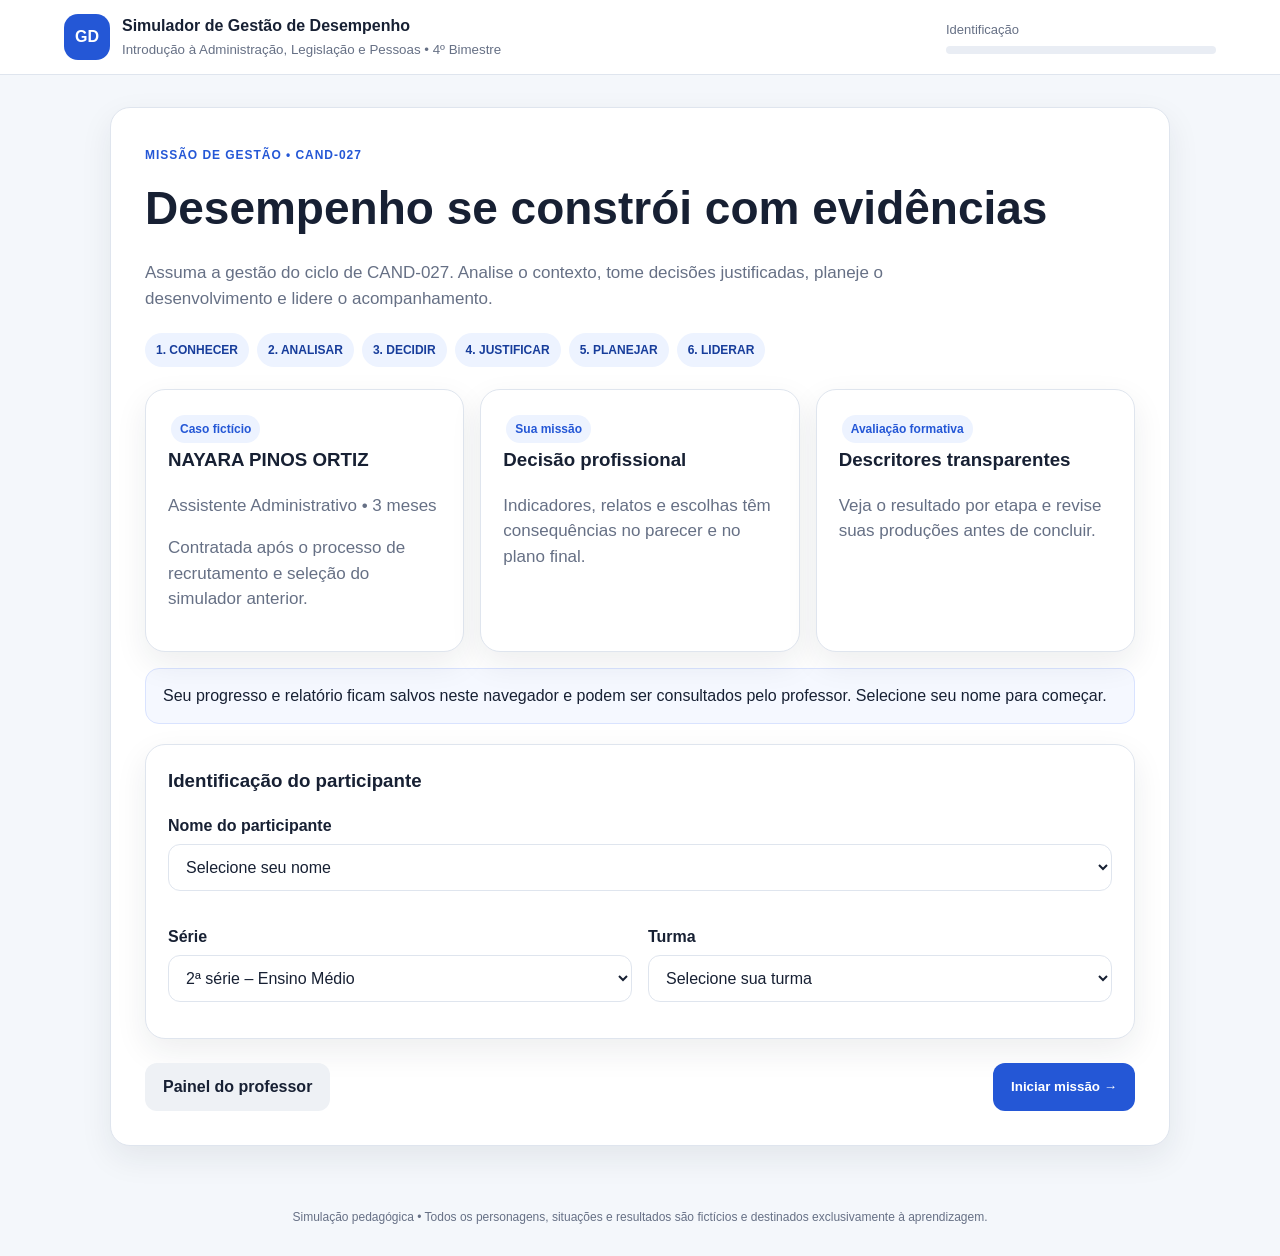
<file: index.html>
<!doctype html>
<html lang="pt-BR">
<head>
<meta charset="utf-8"><meta name="viewport" content="width=device-width,initial-scale=1">
<title>Simulador de Gestão de Desempenho</title><link rel="stylesheet" href="styles.css?v=student-access-20261003">
</head>
<body>
<header class="topbar">
  <div class="brand"><span class="brand-mark">GD</span><div><strong>Simulador de Gestão de Desempenho</strong><small>Introdução à Administração, Legislação e Pessoas • 4º Bimestre</small></div></div>
  <div class="progress-wrap"><span id="progressText">Identificação</span><div class="progress"><i id="progressBar"></i></div></div>
</header>
<main id="app" class="shell"></main>
<footer>Simulação pedagógica • Todos os personagens, situações e resultados são fictícios e destinados exclusivamente à aprendizagem.</footer>
<script src="app.js?v=google-sheets-20261004"></script>
</body></html>
</file>
<file: styles.css>
:root{--ink:#172033;--muted:#667085;--bg:#f4f7fb;--card:#fff;--line:#dfe5ee;--primary:#2457d6;--primary2:#173d9b;--ok:#137a4b;--warn:#a15c00;--danger:#b42318;--shadow:0 12px 32px rgba(23,32,51,.08)}
*{box-sizing:border-box}body{margin:0;font-family:Inter,Segoe UI,Arial,sans-serif;background:var(--bg);color:var(--ink);line-height:1.5}.topbar{position:sticky;top:0;z-index:10;background:#fff;border-bottom:1px solid var(--line);padding:14px 5%;display:flex;align-items:center;justify-content:space-between;gap:24px}.brand{display:flex;gap:12px;align-items:center}.brand-mark{display:grid;place-items:center;width:46px;height:46px;border-radius:14px;background:var(--primary);color:#fff;font-weight:900}.brand small{display:block;color:var(--muted);margin-top:2px}.progress-wrap{min-width:270px;color:var(--muted);font-size:13px}.progress{height:8px;background:#e9edf4;border-radius:99px;overflow:hidden;margin-top:6px}.progress i{display:block;height:100%;width:0;background:var(--primary);transition:.3s}.shell{max-width:1100px;margin:32px auto;padding:0 20px}.hero,.card{background:var(--card);border:1px solid var(--line);border-radius:20px;box-shadow:var(--shadow)}.hero{padding:34px}.hero h1{font-size:clamp(28px,4vw,46px);margin:8px 0}.hero p{color:var(--muted);font-size:17px;max-width:850px}.eyebrow{color:var(--primary);font-weight:800;text-transform:uppercase;letter-spacing:.08em;font-size:12px}.grid{display:grid;grid-template-columns:repeat(auto-fit,minmax(240px,1fr));gap:16px;margin-top:20px}.card{padding:22px}.card h3{margin-top:0}.tag{display:inline-block;padding:5px 9px;border-radius:999px;background:#edf3ff;color:var(--primary);font-size:12px;font-weight:700;margin:3px}.choice{display:block;border:1px solid var(--line);padding:16px;border-radius:14px;margin:10px 0;cursor:pointer;background:#fff;transition:.15s}.choice:hover{border-color:#9ab1ef;background:#f8faff}.choice.selected{border-color:var(--primary);background:#eef3ff}.choice input{margin-right:10px}.actions{display:flex;justify-content:space-between;gap:12px;margin-top:24px}.btn{border:0;border-radius:12px;padding:12px 18px;font-weight:800;cursor:pointer;text-decoration:none;display:inline-block}.btn.primary{background:var(--primary);color:#fff}.btn.primary:hover{background:var(--primary2)}.btn.secondary{background:#eef1f5;color:var(--ink)}.btn.danger{background:#fff0ee;color:var(--danger)}.btn:disabled{opacity:.45;cursor:not-allowed}.notice{padding:15px 17px;border-radius:14px;background:#f5f8ff;border:1px solid #d9e3ff;margin:16px 0}.metric{font-size:30px;font-weight:850}.muted{color:var(--muted)}.score{display:flex;align-items:center;gap:15px}.score-ring{width:92px;height:92px;border-radius:50%;display:grid;place-items:center;background:conic-gradient(var(--primary) var(--score),#e8ecf2 0);position:relative}.score-ring:after{content:"";position:absolute;width:70px;height:70px;border-radius:50%;background:#fff}.score-ring b{position:relative;z-index:1;font-size:20px}.field{margin:14px 0}.field label{display:block;font-weight:800;margin-bottom:6px}.field input,.field select{width:100%;padding:13px;border:1px solid var(--line);border-radius:12px;font:inherit}.stage-head{display:flex;justify-content:space-between;gap:15px;align-items:flex-start}.question{margin-top:18px}.question-number{font-size:12px;color:var(--primary);font-weight:800;text-transform:uppercase}.result-ok{color:var(--ok);font-weight:800}.result-warn{color:var(--warn);font-weight:800}.report{white-space:pre-wrap;background:#101828;color:#eef2f6;padding:20px;border-radius:14px;overflow:auto}.table-wrap{overflow:auto}.table{width:100%;border-collapse:collapse}.table th,.table td{padding:11px;border-bottom:1px solid var(--line);text-align:left;white-space:nowrap}.empty{text-align:center;padding:35px;color:var(--muted)}footer{text-align:center;color:var(--muted);font-size:12px;padding:30px}@media(max-width:760px){.topbar{align-items:flex-start;flex-direction:column}.progress-wrap{width:100%}.hero{padding:24px}.actions{flex-direction:column}.btn{width:100%;text-align:center}.stage-head{flex-direction:column}}
.flow{display:flex;gap:8px;flex-wrap:wrap;margin:22px 0}.flow span{background:#edf3ff;color:var(--primary2);padding:8px 11px;border-radius:999px;font-size:12px;font-weight:800}.field textarea,.field select{width:100%;padding:13px;border:1px solid var(--line);border-radius:12px;font:inherit;background:#fff;color:var(--ink)}.field textarea{resize:vertical}.field input:focus,.field textarea:focus,.field select:focus{outline:3px solid #c8d6ff;border-color:var(--primary)}.field small{display:block;margin-top:5px}.detail{margin-top:22px}.small{padding:7px 10px;font-size:12px}.table{font-size:14px}.table th{background:#f8faff}.notice[role=alert]{border-color:#f2c5a5;background:#fff8f0;color:#713d12}.btn:focus-visible,a:focus-visible{outline:3px solid #8ba9ff;outline-offset:2px}@media(max-width:600px){.smart-grid{grid-template-columns:1fr}.flow{gap:5px}.flow span{font-size:11px;padding:7px 9px}}
.smart-list{display:grid;grid-template-columns:repeat(auto-fit,minmax(min(100%,320px),1fr));gap:12px}.smart-item p{color:var(--ink);font-size:16px;margin:12px 0}@media(max-width:600px){.smart-list{grid-template-columns:1fr}}
</file>
